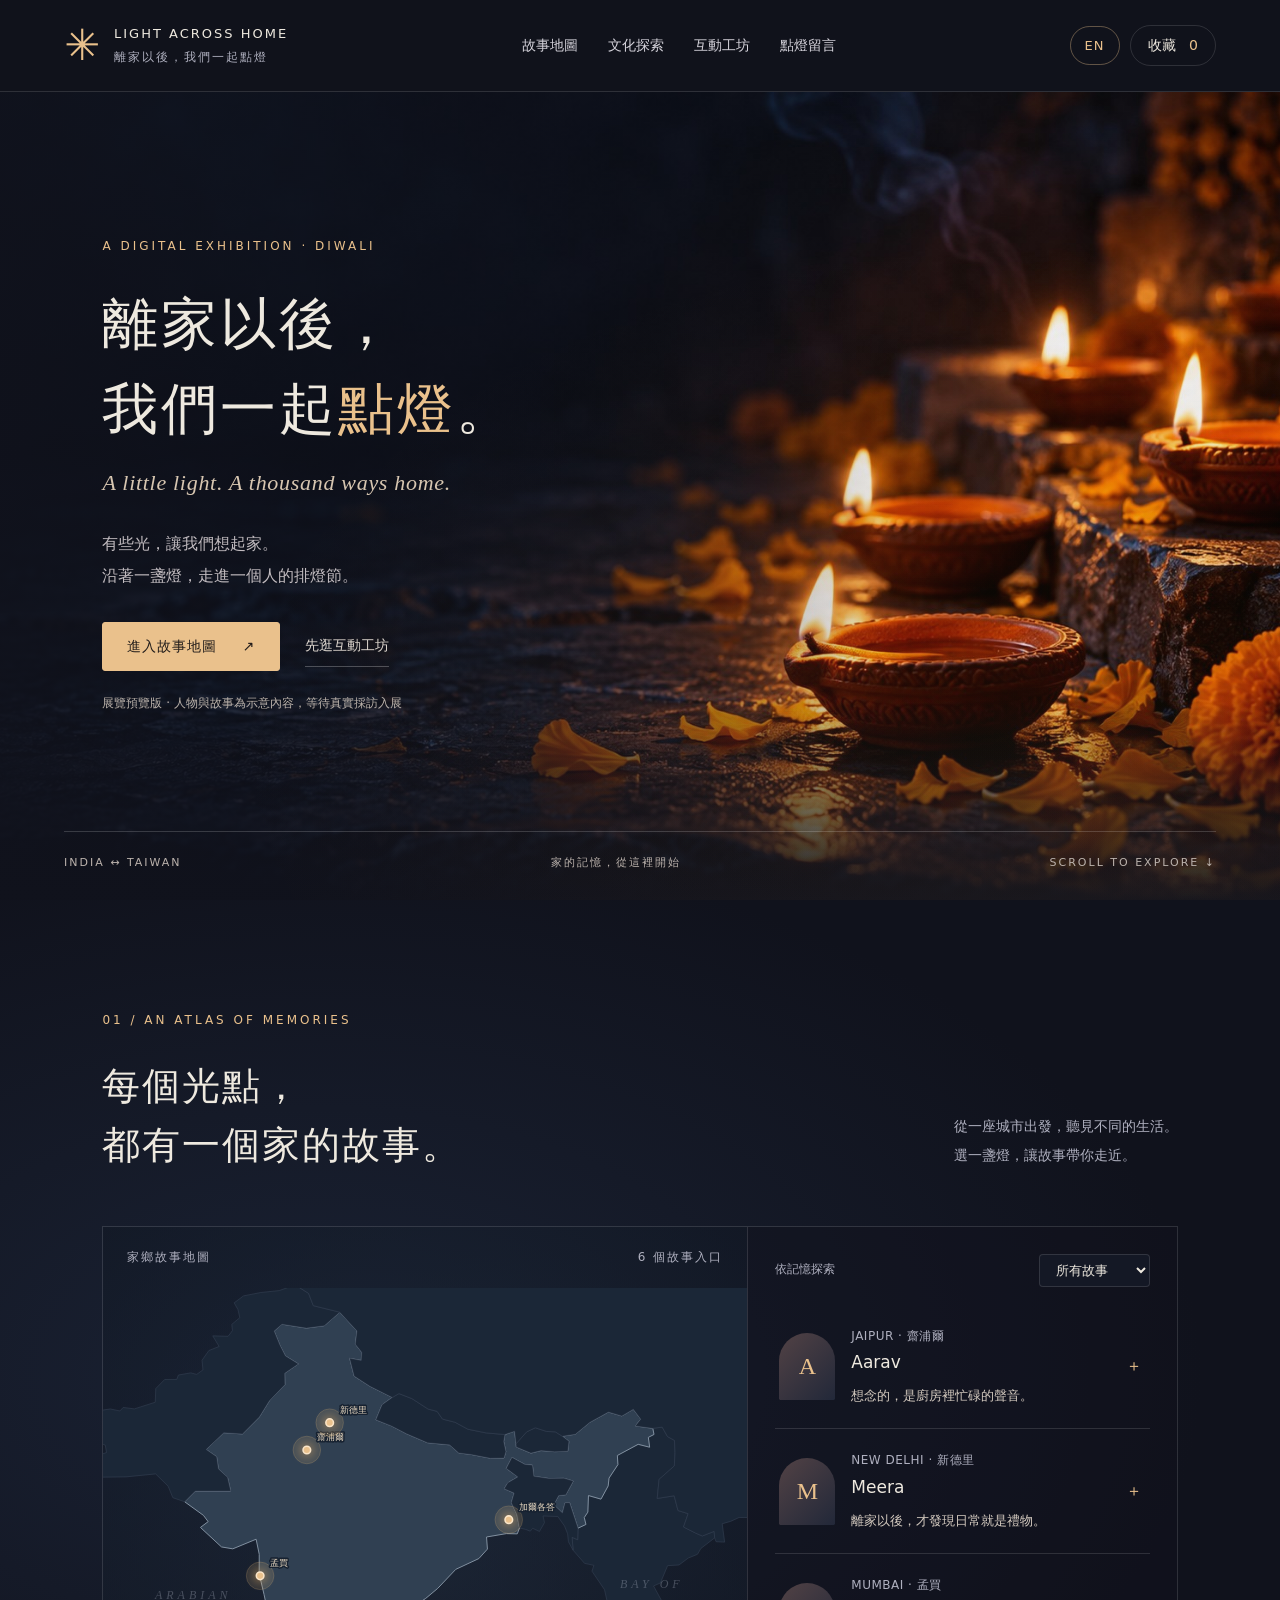
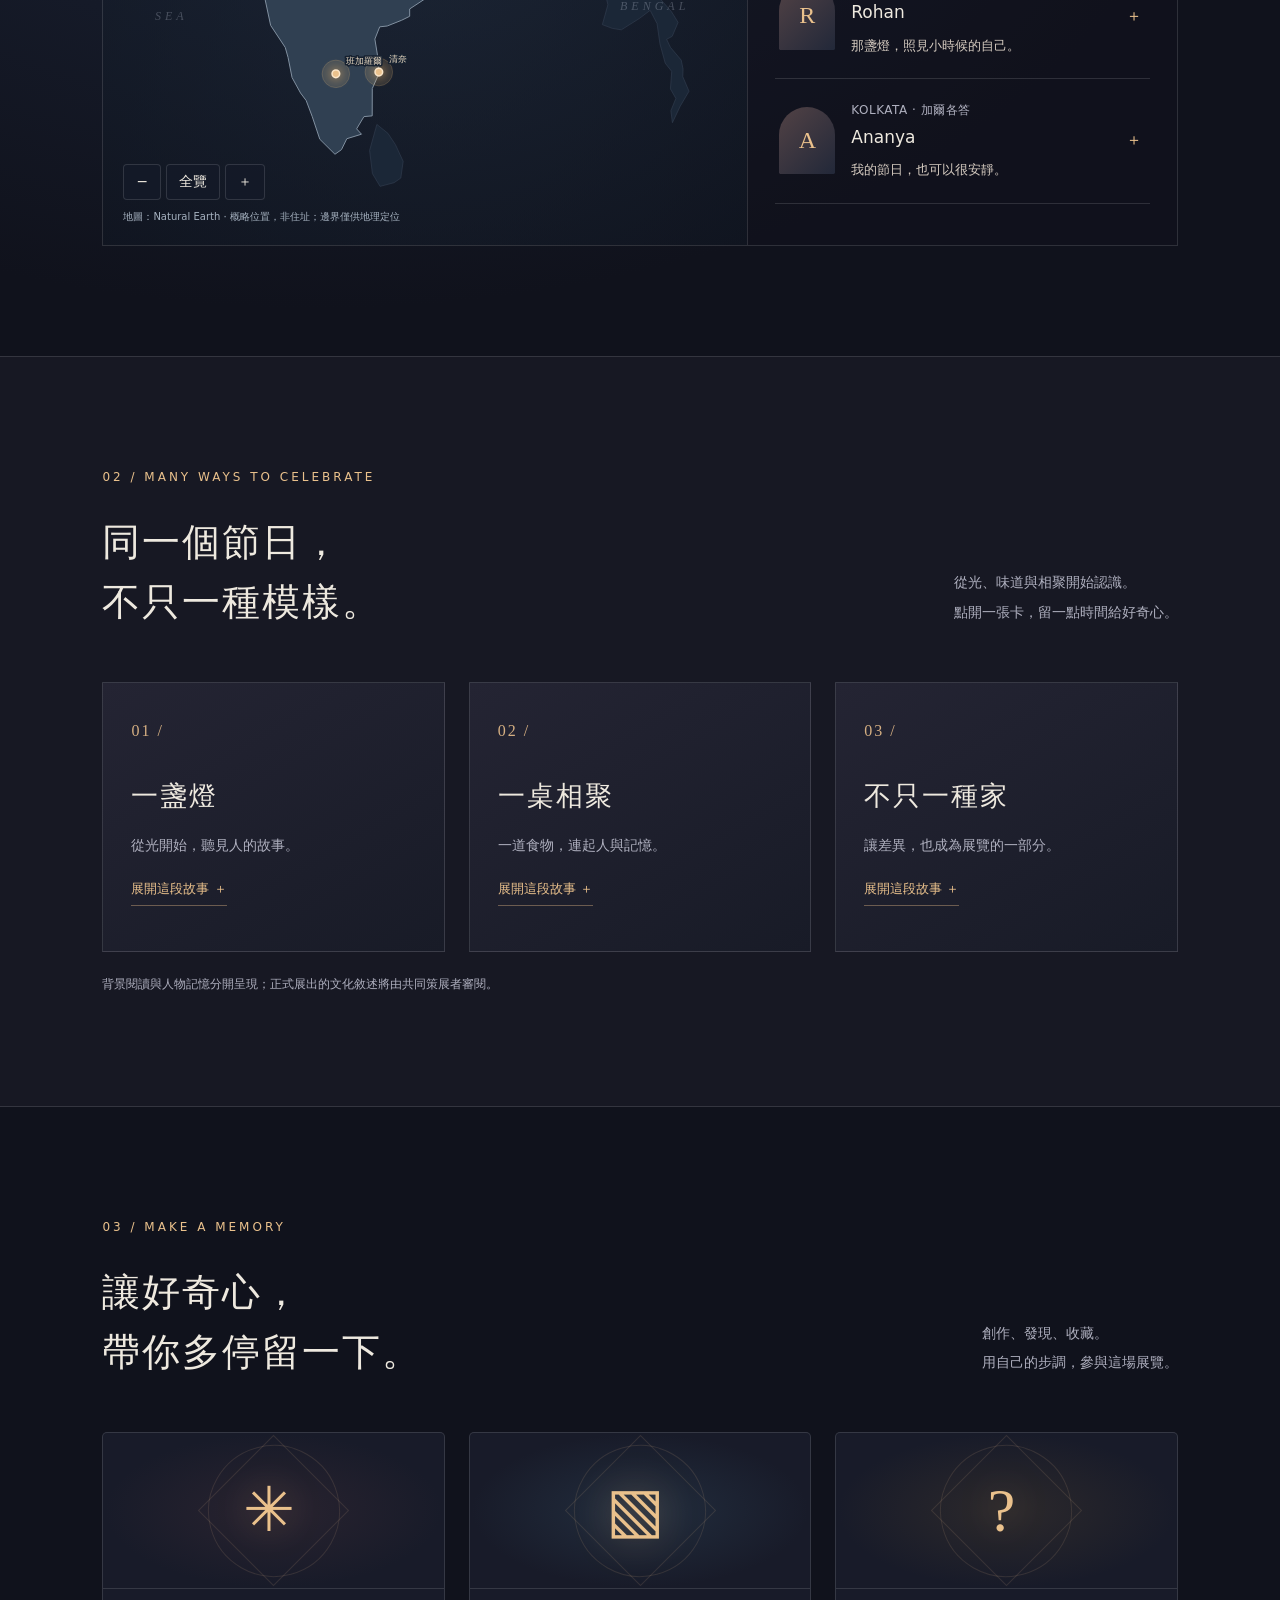
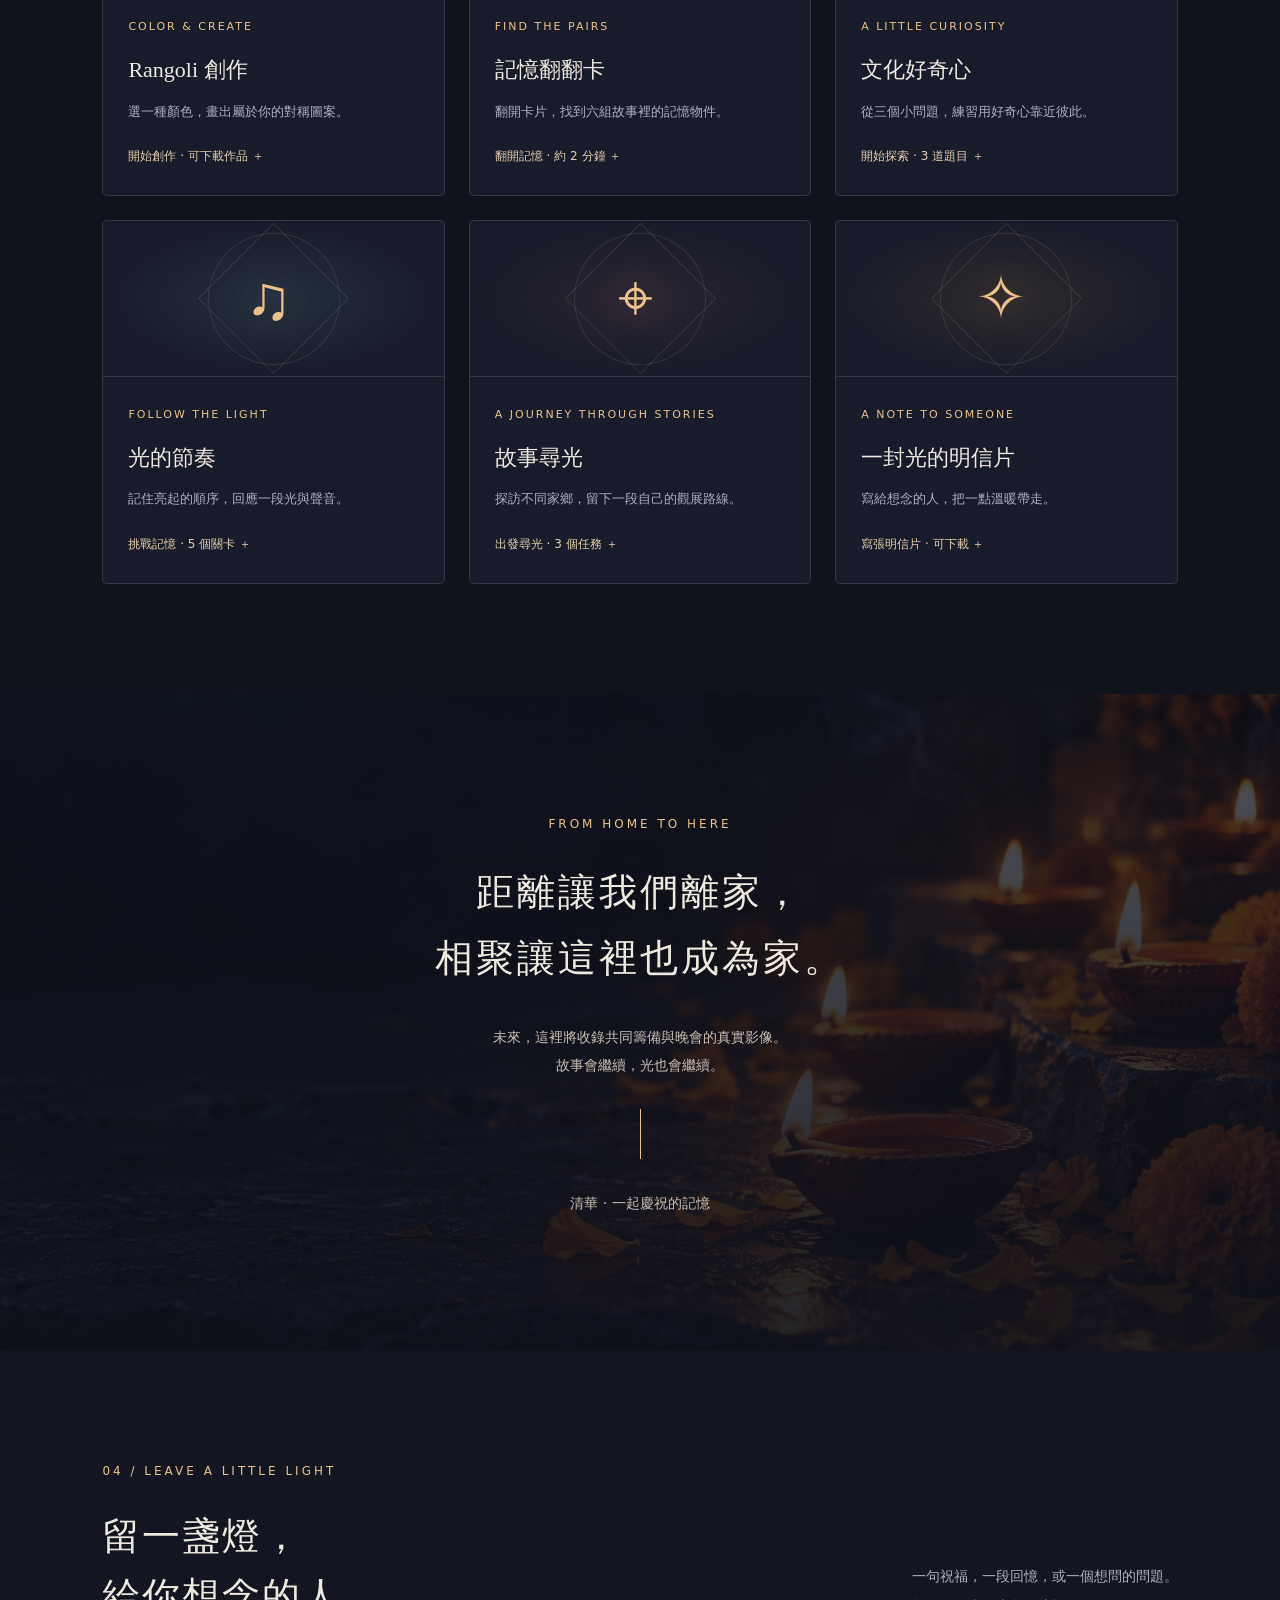
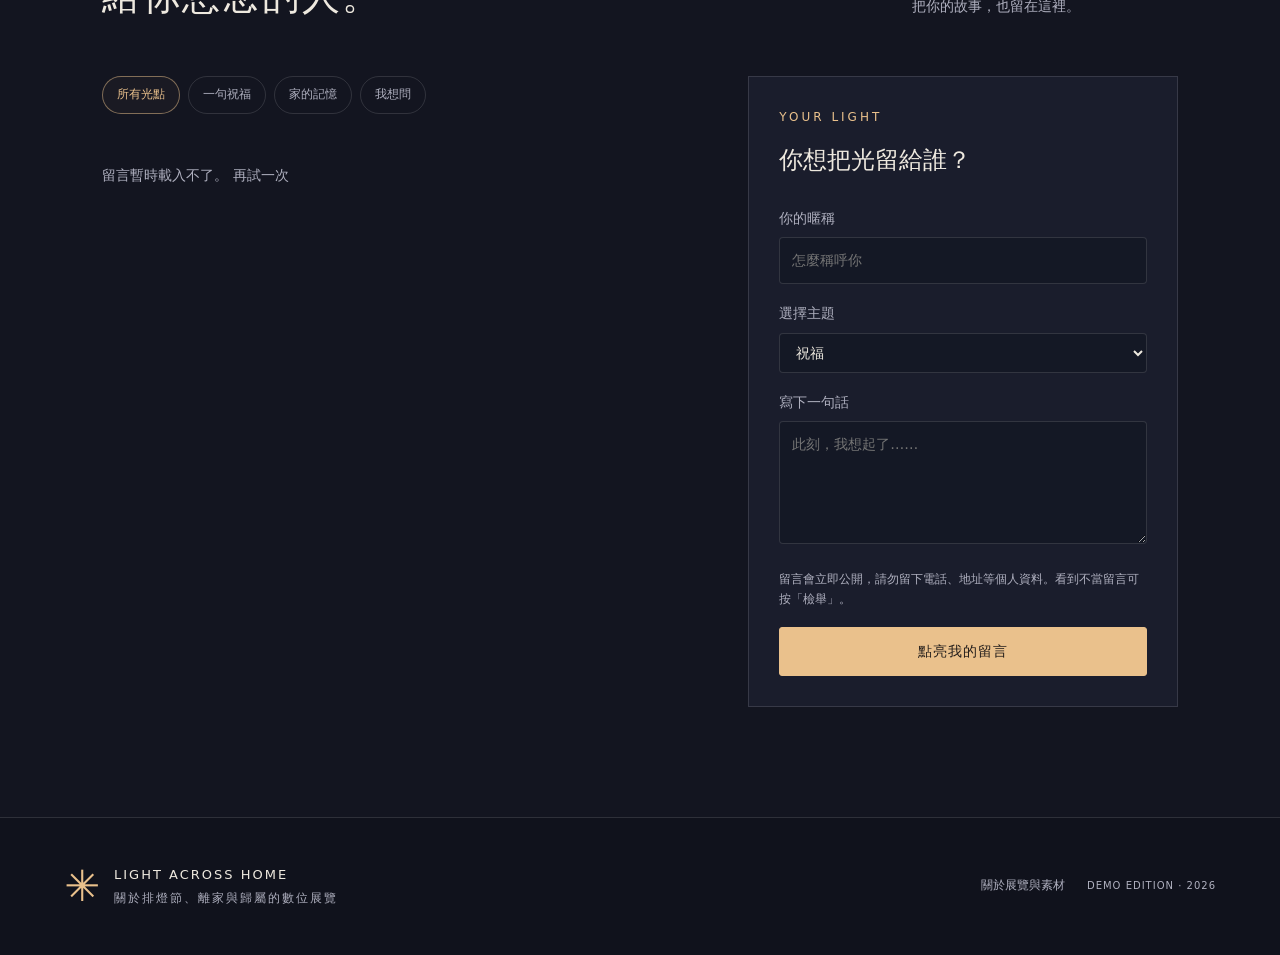
<file: index.html>
<!doctype html>
<html lang="zh-Hant">
<head>
  <meta charset="utf-8">
  <meta name="viewport" content="width=device-width,initial-scale=1">
  <!-- 安全政策：只允許本站的程式、Supabase 連線與 YouTube 嵌入影片 -->
  <meta http-equiv="Content-Security-Policy" content="default-src 'self'; script-src 'self'; style-src 'self' 'unsafe-inline' https://fonts.googleapis.com; font-src https://fonts.gstatic.com; img-src 'self' data: https:; media-src 'self' https:; frame-src https://www.youtube-nocookie.com; connect-src 'self' https://*.supabase.co; object-src 'none'; base-uri 'self'; form-action 'self'">
  <meta name="referrer" content="strict-origin-when-cross-origin">
  <title>離家以後，我們一起點燈｜Light Across Home</title>
  <meta name="description" content="從印度家鄉的記憶，走向臺灣的相聚。一場關於排燈節、離家與歸屬的互動數位展覽。">
  <meta name="theme-color" content="#10121c">
  <link rel="icon" href="assets/favicon.svg" type="image/svg+xml">
  <link rel="stylesheet" href="css/styles.css">
</head>
<body>
  <!-- 文字標記：data-i18n / data-i18n-html / data-i18n-attr 對應 js/i18n/strings.js 的 key -->
  <a class="skip" href="#main" data-i18n="skip">跳至展覽內容</a>

  <header class="site-header">
    <a class="brand" href="#home"><span class="brand-mark">✳</span><span>LIGHT ACROSS HOME<small data-i18n="brand.tagline">離家以後，我們一起點燈</small></span></a>
    <nav aria-label="主要導覽" data-i18n-attr="aria-label:nav.aria"><a href="#map" data-i18n="nav.map">故事地圖</a><a href="#culture" data-i18n="nav.culture">文化探索</a><a href="#play" data-i18n="nav.play">互動工坊</a><a href="#wall" data-i18n="nav.wall">點燈留言</a></nav>
    <div class="header-actions">
      <button id="lang-button" class="lang-button" type="button" lang="en" aria-label="Switch to English">EN</button>
      <button id="collection-button" class="collection-button" aria-label="開啟我的收藏" data-i18n-attr="aria-label:collection.aria"><span data-i18n="collection.label">收藏</span> <span id="collection-count">0</span></button>
    </div>
  </header>

  <main id="main">
    <!-- 首頁 -->
    <section id="home" class="hero">
      <div class="hero-image" role="img" aria-label="夜色中燃起的陶製油燈；AI 生成的展覽氛圍影像" data-i18n-attr="aria-label:hero.imageAlt"></div>
      <div class="hero-copy">
        <p class="eyebrow">A DIGITAL EXHIBITION · DIWALI</p>
        <h1 data-i18n-html="hero.title">離家以後，<br>我們一起<span>點燈</span>。</h1>
        <p class="hero-english">A little light. A thousand ways home.</p>
        <p class="hero-intro">有些光，讓我們想起家。<br>沿著一盞燈，走進一個人的排燈節。</p>
        <div class="hero-actions"><a class="button gold" href="#map"><span data-i18n="hero.enterMap">進入故事地圖</span> <span>↗</span></a><a class="quiet-link" href="#play" data-i18n="hero.browsePlay">先逛互動工坊</a></div>
        <p class="demo-note" data-i18n="hero.demoNote">展覽預覽版 · 人物與故事為示意內容，等待真實採訪入展</p>
      </div>
      <div class="hero-bottom"><span>INDIA ↔ TAIWAN</span><span data-i18n="hero.bottom">家的記憶，從這裡開始</span><a href="#map">SCROLL TO EXPLORE ↓</a></div>
    </section>

    <!-- 01 故事地圖（js/app/map.js、js/app/stories.js） -->
    <section id="map" class="section map-section">
      <div class="section-heading"><div><p class="eyebrow">01 / AN ATLAS OF MEMORIES</p><h2 data-i18n-html="map.title">每個光點，<br>都有一個家的故事。</h2></div><p data-i18n-html="map.lead">從一座城市出發，聽見不同的生活。<br>選一盞燈，讓故事帶你走近。</p></div>
      <div class="map-layout">
        <div class="map-panel">
          <div class="map-topline"><span data-i18n="map.panelTitle">家鄉故事地圖</span><span id="map-count"></span></div>
          <div id="map-canvas" class="map-canvas">
            <svg id="india-map" viewBox="0 0 720 680" role="group" aria-label="印度家鄉互動地圖" data-i18n-attr="aria-label:map.aria"><g id="map-geography"></g><g id="map-markers"></g></svg>
            <span class="ocean ocean-west">ARABIAN<br>SEA</span><span class="ocean ocean-east">BAY OF<br>BENGAL</span>
          </div>
          <div class="map-controls"><button id="map-out" aria-label="縮小地圖" data-i18n-attr="aria-label:map.zoomOut">−</button><button id="map-reset" data-i18n="map.reset">全覽</button><button id="map-in" aria-label="放大地圖" data-i18n-attr="aria-label:map.zoomIn">＋</button></div>
          <p class="map-credit" data-i18n="map.credit">地圖：Natural Earth · 概略位置，非住址；邊界僅供地理定位</p>
        </div>
        <aside class="map-stories">
          <div class="map-filter"><label for="theme-filter" data-i18n="map.filterLabel">依記憶探索</label><select id="theme-filter"></select></div>
          <div id="story-list"></div>
        </aside>
      </div>
    </section>

    <!-- 02 文化探索（js/app/culture.js） -->
    <section id="culture" class="section culture-section">
      <div class="section-heading"><div><p class="eyebrow">02 / MANY WAYS TO CELEBRATE</p><h2 data-i18n-html="culture.title">同一個節日，<br>不只一種模樣。</h2></div><p data-i18n-html="culture.lead">從光、味道與相聚開始認識。<br>點開一張卡，留一點時間給好奇心。</p></div>
      <div id="culture-grid" class="culture-grid"></div>
      <p class="section-footnote" data-i18n="culture.footnote">背景閱讀與人物記憶分開呈現；正式展出的文化敘述將由共同策展者審閱。</p>
    </section>

    <!-- 03 互動工坊（js/games/，新增遊戲請看 js/games/README.md） -->
    <section id="play" class="section play-section">
      <div class="section-heading"><div><p class="eyebrow">03 / MAKE A MEMORY</p><h2 data-i18n-html="play.title">讓好奇心，<br>帶你多停留一下。</h2></div><p data-i18n-html="play.lead">創作、發現、收藏。<br>用自己的步調，參與這場展覽。</p></div>
      <div id="game-grid" class="game-grid"></div>
    </section>

    <section class="interlude">
      <p class="eyebrow">FROM HOME TO HERE</p>
      <h2 data-i18n-html="interlude.title">距離讓我們離家，<br>相聚讓這裡也成為家。</h2>
      <p class="interlude-text">未來，這裡將收錄共同籌備與晚會的真實影像。<br>故事會繼續，光也會繼續。</p>
      <span class="interlude-line"></span>
      <p class="small" data-i18n="interlude.small">清華 · 一起慶祝的記憶</p>
    </section>

    <!-- 04 點燈留言（js/app/wall.js，資料存在 Supabase） -->
    <section id="wall" class="section wall-section">
      <div class="section-heading"><div><p class="eyebrow">04 / LEAVE A LITTLE LIGHT</p><h2 data-i18n-html="wall.title">留一盞燈，<br>給你想念的人。</h2></div><p data-i18n-html="wall.lead">一句祝福，一段回憶，或一個想問的問題。<br>把你的故事，也留在這裡。</p></div>
      <div class="wall-layout">
        <div>
          <div class="wall-tabs" role="group" aria-label="留言主題" data-i18n-attr="aria-label:wall.tabsAria"><button class="active" data-wall="all" data-i18n="wall.tabAll">所有光點</button><button data-wall="祝福" data-i18n="wall.tab.祝福">一句祝福</button><button data-wall="家的記憶" data-i18n="wall.tab.家的記憶">家的記憶</button><button data-wall="提問" data-i18n="wall.tab.提問">我想問</button></div>
          <div id="messages" class="messages" aria-live="polite"></div>
        </div>
        <form id="message-form" class="message-form">
          <p class="eyebrow">YOUR LIGHT</p>
          <h3 data-i18n="wall.formTitle">你想把光留給誰？</h3>
          <label><span data-i18n="wall.nameLabel">你的暱稱</span><input name="name" maxlength="24" required placeholder="怎麼稱呼你" data-i18n-attr="placeholder:wall.namePlaceholder"></label>
          <label><span data-i18n="wall.topicLabel">選擇主題</span><select name="topic"><option value="祝福" data-i18n="topic.祝福">祝福</option><option value="家的記憶" data-i18n="topic.家的記憶">家的記憶</option><option value="提問" data-i18n="topic.提問">提問</option></select></label>
          <label><span data-i18n="wall.messageLabel">寫下一句話</span><textarea name="message" maxlength="300" rows="4" required placeholder="此刻，我想起了……" data-i18n-attr="placeholder:wall.messagePlaceholder"></textarea></label>
          <label class="hp-field" aria-hidden="true">website<input name="website" tabindex="-1" autocomplete="off"></label>
          <p class="storage-note" data-i18n="board.note">留言會立即公開，請勿留下電話、地址等個人資料。看到不當留言可按「檢舉」。</p>
          <button class="button gold" type="submit" data-i18n="wall.submit">點亮我的留言</button>
        </form>
      </div>
    </section>
  </main>

  <footer>
    <a class="brand" href="#home"><span class="brand-mark">✳</span><span>LIGHT ACROSS HOME<small data-i18n="footer.tagline">關於排燈節、離家與歸屬的數位展覽</small></span></a>
    <div><button class="text-button" id="about-button" data-i18n="footer.about">關於展覽與素材</button><span>DEMO EDITION · 2026</span></div>
  </footer>

  <dialog id="story-dialog" class="story-dialog"><button class="dialog-close" aria-label="關閉人物故事" data-i18n-attr="aria-label:dialog.closeStory">×</button><div id="story-content"></div></dialog>
  <dialog id="activity-dialog" class="activity-dialog"><button class="dialog-close" aria-label="關閉互動視窗" data-i18n-attr="aria-label:dialog.closeActivity">×</button><div id="activity-content"></div></dialog>
  <div id="toast" role="status" aria-live="polite"></div>

  <script type="module" src="js/app/main.js"></script>
</body>
</html>
</file>
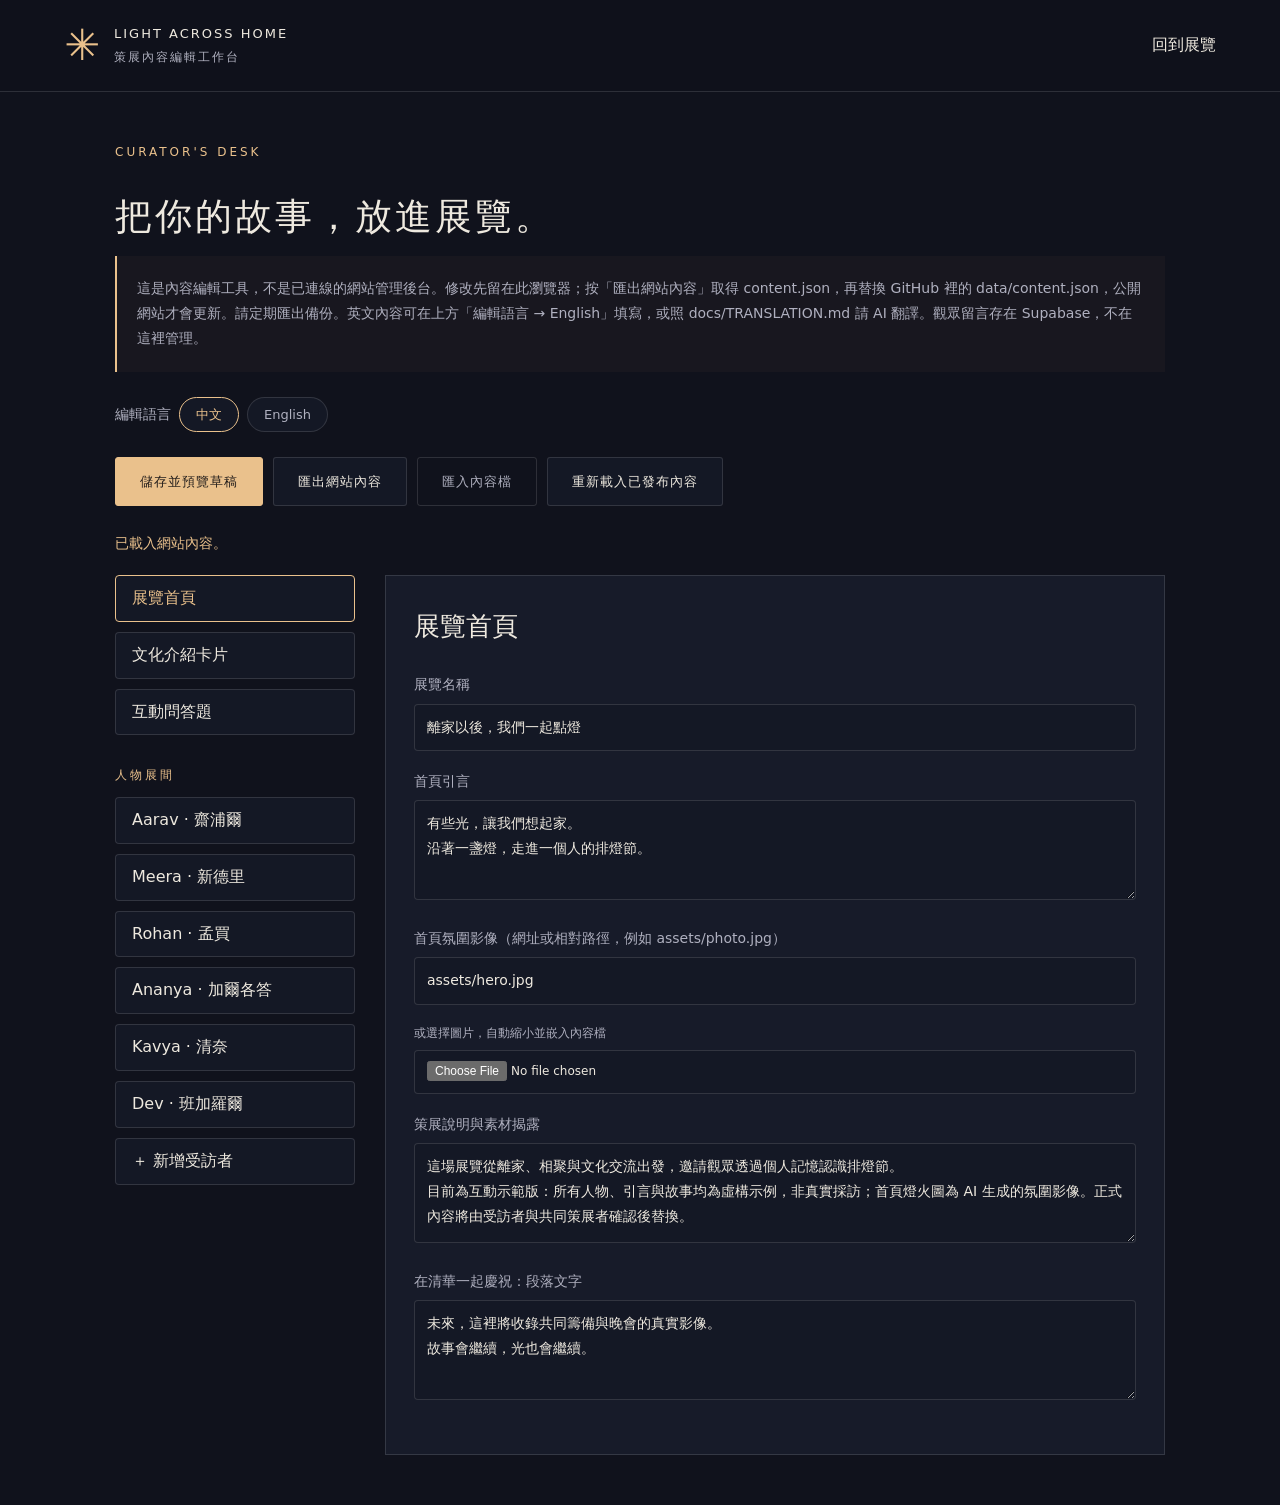
<file: curator-nf8dvgy41x/index.html>
<!doctype html>
<html lang="zh-Hant">
<head>
  <meta charset="utf-8">
  <meta name="viewport" content="width=device-width,initial-scale=1">
  <meta http-equiv="Content-Security-Policy" content="default-src 'self'; script-src 'self'; style-src 'self' 'unsafe-inline' https://fonts.googleapis.com; font-src https://fonts.gstatic.com; img-src 'self' data: https:; connect-src 'self'; object-src 'none'; base-uri 'self'; form-action 'self'">
  <meta name="robots" content="noindex, nofollow">
  <meta name="referrer" content="no-referrer">
  <title>策展內容編輯｜Light Across Home</title>
  <link rel="icon" href="../assets/favicon.svg" type="image/svg+xml">
  <link rel="stylesheet" href="../css/styles.css">
</head>
<body>
  <!-- 策展編輯頁：刻意放在不易猜到的資料夾，首頁沒有連結。只會改動自己瀏覽器裡的草稿與匯出的檔案。 -->
  <header class="site-header">
    <a class="brand" href="../index.html"><span class="brand-mark">✳</span><span>LIGHT ACROSS HOME<small>策展內容編輯工作台</small></span></a>
    <a href="../index.html">回到展覽</a>
  </header>
  <main class="editor-shell">
    <p class="eyebrow">CURATOR'S DESK</p>
    <h1>把你的故事，放進展覽。</h1>
    <div class="editor-note">這是內容編輯工具，不是已連線的網站管理後台。修改先留在此瀏覽器；按「匯出網站內容」取得 content.json，再替換 GitHub 裡的 data/content.json，公開網站才會更新。請定期匯出備份。英文內容可在上方「編輯語言 → English」填寫，或照 docs/TRANSLATION.md 請 AI 翻譯。觀眾留言存在 Supabase，不在這裡管理。</div>
    <div class="editor-lang" role="group" aria-label="編輯語言">
      <span>編輯語言</span><button data-edit-lang="zh">中文</button><button data-edit-lang="en">English</button>
    </div>
    <div class="editor-toolbar">
      <button class="button gold" id="preview-draft">儲存並預覽草稿</button>
      <button class="button" id="export-content">匯出網站內容</button>
      <label class="button" for="import-content">匯入內容檔</label>
      <input id="import-content" type="file" accept="application/json,.json" hidden>
      <button class="button" id="reset-draft">重新載入已發布內容</button>
    </div>
    <p id="editor-status" class="editor-status" role="status">正在載入……</p>
    <div class="editor-layout"><aside class="editor-nav" id="editor-nav"></aside><section class="editor-panel" id="editor-panel"></section></div>
  </main>
  <script type="module" src="../js/editor/editor.js"></script>
</body>
</html>
</file>
<file: css/styles.css>
@import url("https://fonts.googleapis.com/css2?family=Noto+Sans+TC:wght@400;500;600&family=Noto+Serif+TC:wght@400;500;600&display=swap");
[hidden] {
  display: none !important;
}
:root {
  color-scheme: dark;
  --bg: #10121c;
  --surface: #171b29;
  --panel: #1c2030;
  --text: #eee9df;
  --muted: #afb0bf;
  --gold: #eac18c;
  --line: #ffffff20;
  --serif: "Noto Serif TC", Georgia, serif;
  --sans: "Noto Sans TC", system-ui, sans-serif;
}
* {
  box-sizing: border-box;
}
html {
  scroll-behavior: smooth;
  scroll-padding-top: 95px;
}
body {
  margin: 0;
  background: var(--bg);
  color: var(--text);
  font-family: var(--sans);
  font-size: 16px;
  line-height: 1.8;
}
button,
input,
textarea,
select {
  font: inherit;
}
a {
  color: inherit;
  text-decoration: none;
}
button,
a,
input,
select,
textarea {
  touch-action: manipulation;
}
button {
  cursor: pointer;
}
button {
  color: inherit;
}
button:disabled {
  cursor: default;
  opacity: 0.55;
}
button:focus-visible,
a:focus-visible,
input:focus-visible,
textarea:focus-visible,
select:focus-visible,
summary:focus-visible {
  outline: 2px solid var(--gold);
  outline-offset: 5px;
}
button,
input,
textarea,
select {
  border: 1px solid var(--line);
  border-radius: 4px;
  background: #141825;
}
input,
textarea,
select {
  padding: 10px 12px;
  color: var(--text);
  width: 100%;
}
textarea {
  resize: vertical;
}
label {
  display: block;
  font-size: 14px;
  color: var(--muted);
}
label input,
label textarea,
label select {
  margin-top: 6px;
}
button {
  padding: 8px 16px;
}
.skip {
  position: fixed;
  left: 12px;
  top: -80px;
  z-index: 100;
  background: var(--gold);
  color: var(--bg);
  padding: 12px;
}
.skip:focus {
  top: 10px;
}
.site-header {
  height: 92px;
  padding: 0 5%;
  display: flex;
  align-items: center;
  justify-content: space-between;
  gap: 24px;
  border-bottom: 1px solid var(--line);
  background: #10121cf5;
  position: relative;
  z-index: 5;
}
.brand {
  display: flex;
  align-items: center;
  gap: 12px;
  font-size: 13px;
  letter-spacing: 2px;
  font-weight: 500;
}
.brand small {
  display: block;
  font-size: 12px;
  letter-spacing: 2px;
  font-weight: 400;
  color: var(--muted);
  margin-top: 2px;
}
.brand-mark {
  font-size: 43px;
  color: var(--gold);
  line-height: 1;
}
.site-header nav {
  display: flex;
  gap: 30px;
  font-size: 14px;
  color: #d6d4dc;
}
.site-header nav a:hover {
  color: var(--gold);
}
.collection-button {
  background: none;
  font-size: 14px;
  border-radius: 30px;
  padding: 7px 17px;
  white-space: nowrap;
}
.collection-button #collection-count {
  color: var(--gold);
  margin-left: 9px;
}
/* 右上角：語言切換 + 收藏 */
.header-actions {
  display: flex;
  align-items: center;
  gap: 10px;
}
.lang-button {
  background: none;
  font-size: 13px;
  letter-spacing: 0.08em;
  border-radius: 30px;
  padding: 7px 14px;
  color: var(--gold);
  border-color: #eac18c60;
  white-space: nowrap;
}
.lang-button:hover {
  background: #eac18c12;
}
.hero {
  min-height: 700px;
  height: calc(100svh - 92px);
  max-height: 940px;
  position: relative;
  isolation: isolate;
  padding: 75px 8% 105px;
  display: flex;
  align-items: center;
  overflow: hidden;
}
.hero-image {
  position: absolute;
  inset: 0;
  background:
    linear-gradient(90deg, #10121cf0 0%, #10121ca6 37%, #10121c10 70%),
    linear-gradient(0deg, #10121c 0%, transparent 25%),
    url("../assets/hero.jpg") center/cover;
  z-index: -2;
}
.hero:after {
  content: "";
  position: absolute;
  inset: 0;
  background: radial-gradient(ellipse at 80% 80%, #cc812b12, transparent 55%);
  z-index: -1;
}
.eyebrow {
  font-size: 12px;
  font-weight: 500;
  letter-spacing: 3px;
  color: var(--gold);
  margin: 0 0 25px;
}
h1,
h2,
h3,
p {
  margin-top: 0;
}
h1,
h2,
h3 {
  font-family: var(--serif);
  font-weight: 500;
}
h1 {
  font-size: clamp(42px, 4.4vw, 72px);
  line-height: 1.5;
  letter-spacing: 3px;
  margin-bottom: 12px;
}
h1 span {
  color: var(--gold);
}
.hero-english {
  font-family: Georgia, serif;
  font-style: italic;
  font-size: 22px;
  color: #d7c6b1;
  letter-spacing: 0.7px;
  margin-bottom: 25px;
}
.hero-intro {
  font-size: 16px;
  color: #c2bcc0;
  line-height: 2;
}
.hero-actions {
  display: flex;
  gap: 25px;
  align-items: center;
  margin: 30px 0 22px;
}
.button {
  display: inline-flex;
  justify-content: center;
  align-items: center;
  gap: 25px;
  min-height: 49px;
  padding: 11px 24px;
  border: 1px solid var(--line);
  border-radius: 3px;
  font-size: 14px;
  letter-spacing: 1px;
  transition:
    background 0.2s,
    transform 0.2s;
}
.button:hover {
  transform: translateY(-2px);
}
.gold {
  background: var(--gold);
  color: #211c1a;
  border-color: var(--gold);
}
.gold:hover {
  background: #f7d8ad;
}
.quiet-link {
  font-size: 14px;
  border-bottom: 1px solid #ffffff40;
  padding: 8px 0;
  color: #ddd6ce;
}
.demo-note {
  font-size: 12px;
  color: #bdb4ac;
  max-width: 450px;
}
.hero-bottom {
  position: absolute;
  bottom: 27px;
  left: 5%;
  right: 5%;
  display: flex;
  justify-content: space-between;
  border-top: 1px solid #ffffff2b;
  padding-top: 21px;
  font-size: 11px;
  letter-spacing: 2px;
  color: #bbb2ac;
}
.section {
  padding: 110px 8%;
  scroll-margin-top: 0;
}
.section-heading {
  display: flex;
  justify-content: space-between;
  align-items: end;
  gap: 30px;
  margin-bottom: 50px;
}
.section-heading h2 {
  font-size: clamp(32px, 3vw, 46px);
  line-height: 1.55;
  letter-spacing: 2px;
  margin: 0;
}
.section-heading > p {
  font-size: 14px;
  color: var(--muted);
  line-height: 2.1;
  margin-bottom: 5px;
}
.map-section {
  background: radial-gradient(ellipse at 25% 45%, #1a2234 0, transparent 65%);
}
.map-layout {
  display: grid;
  grid-template-columns: 1.5fr 1fr;
  border: 1px solid var(--line);
  min-height: 620px;
}
.map-panel {
  position: relative;
  overflow: hidden;
  background: radial-gradient(ellipse, #202d3d75, #10172380);
}
.map-topline {
  padding: 20px 24px;
  display: flex;
  justify-content: space-between;
  font-size: 12px;
  letter-spacing: 2px;
  color: var(--muted);
}
.map-canvas {
  height: 520px;
  position: relative;
}
.map-canvas svg {
  height: 100%;
  width: 100%;
  overflow: hidden;
}
.map-canvas path {
  vector-effect: non-scaling-stroke;
}
.map-marker {
  cursor: pointer;
}
.map-marker .pulse {
  fill: #e9bd7922;
  stroke: #e9bd7940;
  stroke-width: 1;
}
.map-marker .core {
  fill: #eac18c;
  stroke: #fbe6c9;
  stroke-width: 2;
  filter: drop-shadow(0 0 7px #e7af63);
}
.map-marker text {
  fill: #e6d7c0;
  font-size: 12px;
  font-family: var(--sans);
  paint-order: stroke;
  stroke: #162130;
  stroke-width: 4px;
  stroke-linejoin: round;
}
.map-marker:hover .core,
.map-marker:focus .core {
  fill: white;
  r: 9;
}
.map-marker.active .pulse {
  fill: #e9bd7940;
}
.map-marker:focus {
  outline: none;
}
.ocean {
  position: absolute;
  pointer-events: none;
  font-family: Georgia, serif;
  font-style: italic;
  font-size: 12px;
  line-height: 1.8;
  letter-spacing: 4px;
  color: #b9c0cf50;
}
.ocean-west {
  left: 8%;
  top: 57%;
}
.ocean-east {
  right: 9%;
  top: 55%;
}
.map-controls {
  position: absolute;
  left: 20px;
  bottom: 45px;
  display: flex;
  gap: 5px;
}
.map-controls button {
  background: #141a28d9;
  font-size: 14px;
  padding: 4px 12px;
}
.map-credit {
  font-size: 10px;
  color: #a6b2c0;
  padding: 0 20px;
  margin: 0 0 14px;
}
.map-stories {
  padding: 27px;
  border-left: 1px solid var(--line);
  background: #10121c70;
}
.map-filter {
  display: flex;
  align-items: center;
  gap: 20px;
  justify-content: space-between;
  margin-bottom: 18px;
}
.map-filter label {
  white-space: nowrap;
  font-size: 12px;
}
.map-filter select {
  width: auto;
  font-size: 13px;
  padding: 7px 12px;
}
#story-list {
  max-height: 507px;
  overflow: auto;
  scrollbar-width: thin;
  scrollbar-color: #4d4550 transparent;
}
.story-card {
  width: 100%;
  text-align: left;
  display: grid;
  grid-template-columns: 56px 1fr 20px;
  gap: 16px;
  padding: 21px 4px;
  background: transparent;
  border: 0;
  border-bottom: 1px solid var(--line);
  border-radius: 0;
  align-items: center;
}
.story-card:hover,
.story-card.active {
  background: #eac18c08;
}
.portrait-letter {
  display: flex;
  align-items: center;
  justify-content: center;
  width: 56px;
  height: 67px;
  background: linear-gradient(135deg, #524245, #222839);
  font-family: var(--serif);
  font-size: 24px;
  color: #eac18c;
  border-radius: 40px 40px 2px 2px;
  overflow: hidden;
}
.portrait-letter img {
  width: 100%;
  height: 100%;
  object-fit: cover;
}
.story-card strong {
  font-weight: 400;
  font-size: 17px;
}
.story-card small {
  display: block;
  color: var(--muted);
  font-size: 12px;
  letter-spacing: 0.5px;
}
.story-card p {
  margin: 6px 0 0;
  font-size: 13px;
  color: #d5cbc0;
}
.story-card .card-open {
  color: var(--gold);
}
.culture-section {
  background: #171823;
  border-top: 1px solid var(--line);
  border-bottom: 1px solid var(--line);
}
.culture-grid {
  display: grid;
  grid-template-columns: repeat(3, 1fr);
  gap: 24px;
}
.culture-card {
  padding: 34px 28px;
  border: 1px solid var(--line);
  min-height: 270px;
  background: linear-gradient(150deg, #242433, #181b27);
  position: relative;
}
.culture-card .number {
  font-family: Georgia, serif;
  color: #d5af82;
  font-size: 16px;
  letter-spacing: 2px;
}
.culture-card h3 {
  font-size: 27px;
  letter-spacing: 2px;
  margin: 26px 0 12px;
}
.culture-card p {
  font-size: 14px;
  color: var(--muted);
}
.culture-card button {
  border: 0;
  border-bottom: 1px solid #d1ab7d70;
  border-radius: 0;
  background: none;
  padding: 5px 0;
  font-size: 13px;
  color: var(--gold);
}
.section-footnote {
  font-size: 12px;
  color: var(--muted);
  margin: 22px 0 0;
}
.game-grid {
  display: grid;
  grid-template-columns: repeat(3, 1fr);
  gap: 24px;
}
.game-card {
  padding: 0;
  text-align: left;
  overflow: hidden;
  border: 1px solid var(--line);
  background: #181b29;
  border-radius: 5px;
  transition:
    transform 0.2s,
    border-color 0.2s;
}
.game-card:hover {
  transform: translateY(-5px);
  border-color: #eac18c70;
}
.game-art {
  height: 155px;
  display: flex;
  align-items: center;
  justify-content: center;
  position: relative;
  overflow: hidden;
  background: radial-gradient(ellipse, #5c3b4340, transparent 70%);
}
.game-art span {
  font-family: Georgia, serif;
  font-size: 62px;
  letter-spacing: 10px;
  color: var(--gold);
  text-shadow: 0 0 40px #f8c17b55;
}
.game-art:before {
  content: "";
  width: 130px;
  height: 130px;
  position: absolute;
  border: 1px solid #eac18c20;
  border-radius: 50%;
  transform: rotate(30deg);
}
.game-art:after {
  content: "";
  width: 105px;
  height: 105px;
  position: absolute;
  border: 1px solid #eac18c20;
  transform: rotate(45deg);
}
.game-card:nth-child(2n) .game-art {
  background: radial-gradient(ellipse, #36526855, transparent 70%);
}
.game-card:nth-child(3n) .game-art {
  background: radial-gradient(ellipse, #68523240, transparent 70%);
}
.game-copy {
  padding: 22px 25px 25px;
  border-top: 1px solid var(--line);
}
.game-copy .game-meta {
  font-size: 11px;
  letter-spacing: 2px;
  color: var(--gold);
}
.game-copy h3 {
  font-size: 22px;
  margin: 10px 0;
}
.game-copy p {
  font-size: 13px;
  color: var(--muted);
  margin-bottom: 18px;
}
.game-copy .game-action {
  font-size: 12px;
  color: #e5cfb0;
}
.interlude {
  text-align: center;
  padding: 120px 25px;
  background:
    linear-gradient(#10121cbb, #10121ceb),
    url("../assets/hero.jpg") center 72% / cover;
}
.interlude h2 {
  font-size: clamp(30px, 3vw, 46px);
  line-height: 1.7;
  letter-spacing: 3px;
}
.interlude p:not(.eyebrow) {
  font-size: 14px;
  color: #c7bdb3;
  line-height: 2;
}
.interlude-line {
  height: 50px;
  width: 1px;
  background: var(--gold);
  display: block;
  margin: 30px auto;
}
.interlude .small {
  font-size: 12px;
}
.wall-section {
  background: #131520;
}
.wall-layout {
  display: grid;
  grid-template-columns: 1.4fr 1fr;
  gap: 45px;
}
.wall-tabs {
  display: flex;
  gap: 8px;
  flex-wrap: wrap;
  margin-bottom: 24px;
}
.wall-tabs button {
  font-size: 12px;
  background: none;
  border-radius: 30px;
  padding: 7px 14px;
  color: var(--muted);
}
.wall-tabs button.active {
  color: var(--gold);
  border-color: #eac18c80;
  background: #eac18c08;
}
.messages {
  display: grid;
  grid-template-columns: 1fr 1fr;
  gap: 15px;
}
.message {
  border: 1px solid var(--line);
  padding: 23px;
  background: linear-gradient(145deg, #28212b, #191c2a);
  overflow-wrap: anywhere;
}
.message .spark {
  color: var(--gold);
  font-size: 24px;
}
.message p {
  font-family: var(--serif);
  font-size: 15px;
  line-height: 1.9;
  margin: 10px 0 18px;
}
.message small {
  font-size: 11px;
  color: var(--muted);
}
.message button {
  font-size: 11px;
  padding: 2px 8px;
  background: none;
  float: right;
}
.message-form {
  padding: 30px;
  background: #1a1d2c;
  border: 1px solid var(--line);
  align-self: start;
}
.message-form h3 {
  font-size: 24px;
  margin-bottom: 24px;
}
.message-form label {
  margin-bottom: 17px;
}
.storage-note {
  font-size: 12px;
  color: var(--muted);
  line-height: 1.7;
}
.message-form .button {
  width: 100%;
  margin-top: 5px;
}
.message-form .eyebrow {
  margin-bottom: 10px;
}
footer {
  border-top: 1px solid var(--line);
  padding: 45px 5%;
  display: flex;
  justify-content: space-between;
  align-items: center;
  gap: 30px;
}
footer > div {
  display: flex;
  gap: 22px;
  align-items: center;
  font-size: 12px;
  color: var(--muted);
}
footer > div > span {
  font-size: 10px;
  letter-spacing: 1px;
}
.text-button {
  padding: 0;
  border: 0;
  background: none;
  font-size: inherit;
  color: inherit;
}
dialog {
  color: var(--text);
  border: 1px solid #8b735655;
  background: #141723;
  border-radius: 7px;
  padding: 0;
  max-height: 90svh;
  scrollbar-width: thin;
  scrollbar-color: #5a4950 transparent;
  width: min(1000px, calc(100% - 32px));
}
dialog::backdrop {
  background: #050810d9;
  backdrop-filter: blur(8px);
}
.dialog-close {
  position: sticky;
  top: 15px;
  margin: 15px 15px -60px auto;
  display: block;
  z-index: 4;
  border-radius: 50%;
  width: 42px;
  height: 42px;
  padding: 0;
  background: #111724;
  font-size: 25px;
}
.story-head {
  padding: 60px 7% 35px;
  background: radial-gradient(ellipse at 95% 0, #77544060, transparent 70%);
}
.story-head h2 {
  font-size: 40px;
  line-height: 1.5;
  margin-bottom: 15px;
}
.story-head .eyebrow {
  margin-bottom: 17px;
}
.story-head blockquote {
  margin: 20px 0;
  font-family: var(--serif);
  font-size: 23px;
  color: var(--gold);
}
.story-head .story-meta {
  color: var(--muted);
  font-size: 14px;
}
.story-body {
  padding: 0 7% 50px;
}
.story-hero-image {
  max-height: 360px;
  width: 100%;
  object-fit: cover;
  border-radius: 3px;
  margin-bottom: 24px;
}
.story-body h3 {
  font-size: 25px;
  margin-top: 35px;
}
.story-body p {
  color: #c9c7cd;
  white-space: pre-line;
  font-size: 15px;
}
.video-placeholder {
  border: 1px dashed #ffffff35;
  min-height: 170px;
  display: flex;
  align-items: center;
  justify-content: center;
  text-align: center;
  background: #0e131e;
  padding: 25px;
}
.video-placeholder p {
  margin: 0;
  font-size: 14px;
  color: var(--muted);
}
.story-body video,
.story-body iframe {
  width: 100%;
  aspect-ratio: 16/9;
  border: 0;
  background: #080c14;
}
.story-gallery {
  display: grid;
  grid-template-columns: repeat(3, 1fr);
  gap: 15px;
}
.story-gallery figure {
  margin: 0;
}
.story-gallery img {
  width: 100%;
  height: 150px;
  object-fit: cover;
}
.story-gallery figcaption {
  font-size: 12px;
  color: var(--muted);
}
.memory-items {
  display: grid;
  grid-template-columns: repeat(3, 1fr);
  gap: 15px;
}
.memory-items details {
  border: 1px solid var(--line);
  padding: 17px;
  background: #1c2030;
}
.memory-items summary {
  cursor: pointer;
  color: var(--gold);
  font-size: 15px;
}
.memory-items p {
  font-size: 13px;
  margin: 12px 0 0;
}
.story-actions {
  display: flex;
  gap: 12px;
  flex-wrap: wrap;
  margin: 20px 0;
}
.story-comments form {
  display: grid;
  grid-template-columns: 1fr;
  gap: 12px;
  max-width: 600px;
}
.story-comments article {
  padding: 16px 0;
  border-bottom: 1px solid var(--line);
}
.story-comments article p {
  margin: 4px 0;
}
.story-comments small {
  color: var(--muted);
}
.activity-dialog {
  width: min(780px, calc(100% - 24px));
}
.activity-inner {
  padding: 50px 7%;
}
.activity-inner h2 {
  font-size: 32px;
  margin-bottom: 12px;
}
.activity-inner > p {
  color: var(--muted);
  font-size: 14px;
}
.activity-inner a {
  color: var(--gold);
  text-decoration: underline;
}
.activity-inner .eyebrow {
  color: var(--gold);
}
.activity-toolbar {
  display: flex;
  align-items: center;
  gap: 12px;
  flex-wrap: wrap;
  margin: 20px 0;
}
.activity-toolbar label {
  display: flex;
  align-items: center;
  gap: 8px;
}
.activity-toolbar input[type="color"] {
  width: 44px;
  height: 40px;
  padding: 3px;
}
.activity-toolbar select {
  width: auto;
}
.game-status {
  font-size: 14px;
  color: var(--gold) !important;
  min-height: 25px;
  margin: 17px 0;
}
#toast {
  position: fixed;
  bottom: 28px;
  left: 50%;
  transform: translateX(-50%) translateY(100px);
  opacity: 0;
  background: #eac18c;
  color: #191724;
  padding: 12px 25px;
  border-radius: 5px;
  font-size: 14px;
  z-index: 100;
  transition: 0.25s;
  max-width: 90%;
  text-align: center;
}
#toast.show {
  transform: translateX(-50%) translateY(0);
  opacity: 1;
}
.empty-state {
  color: var(--muted);
  font-size: 14px;
  padding: 25px 0;
}
.badge {
  display: inline-block;
  font-size: 11px;
  letter-spacing: 1px;
  color: var(--gold);
  border: 1px solid #eac18c50;
  border-radius: 3px;
  padding: 3px 8px;
  margin: 0 8px 12px 0;
}
.editor-shell {
  max-width: 1100px;
  margin: auto;
  padding: 50px 25px;
}
.editor-shell h1 {
  font-size: 37px;
}
.editor-layout {
  display: grid;
  grid-template-columns: 240px 1fr;
  gap: 30px;
}
.editor-nav {
  display: flex;
  flex-direction: column;
  gap: 10px;
  align-self: start;
  position: sticky;
  top: 20px;
}
.editor-nav button {
  text-align: left;
}
.editor-nav button.active {
  border-color: var(--gold);
  color: var(--gold);
}
.editor-panel {
  padding: 28px;
  background: var(--surface);
  border: 1px solid var(--line);
}
.editor-panel label {
  margin-bottom: 18px;
}
.editor-panel textarea {
  min-height: 100px;
}
.editor-panel .row {
  display: grid;
  grid-template-columns: 1fr 1fr;
  gap: 18px;
}
.editor-toolbar {
  display: flex;
  flex-wrap: wrap;
  gap: 10px;
  margin: 25px 0;
}
.editor-toolbar .button {
  font-size: 13px;
}
.editor-panel h2 {
  font-size: 26px;
}
.editor-panel h3 {
  font-size: 21px;
  margin: 25px 0 15px;
}
.editor-hint {
  font-size: 13px;
  color: var(--muted);
}
.editor-status {
  color: var(--gold);
  font-size: 14px;
  min-height: 30px;
}
.editor-panel .danger {
  color: #f0b9ae;
  border-color: #f0b9ae60;
}
.media-upload {
  display: block;
  margin-top: 5px;
  font-size: 12px;
}
.editor-note {
  padding: 20px;
  border-left: 2px solid var(--gold);
  background: #eac18c08;
  font-size: 14px;
  color: var(--muted);
  margin-bottom: 25px;
}
/* 編輯頁：編輯語言切換與中文對照 */
.editor-lang {
  display: flex;
  align-items: center;
  gap: 8px;
  font-size: 14px;
  color: var(--muted);
}
.editor-lang button {
  font-size: 13px;
  border-radius: 30px;
  padding: 5px 16px;
}
.editor-lang button.active {
  color: var(--gold);
  border-color: var(--gold);
}
.editor-ref {
  display: block;
  margin-top: 6px;
  padding: 6px 10px;
  border-left: 2px solid #eac18c55;
  font-size: 12px;
  color: var(--muted);
  white-space: pre-line;
}
/* 留言板：保留換行、檢舉按鈕與檢舉表單、防機器人隱藏欄位 */
.message p,
.story-comments article p {
  white-space: pre-line;
}
.report-button,
.report-done {
  font-size: 11px;
  color: var(--muted);
}
.report-button {
  padding: 2px 8px;
  background: none;
}
.story-comments .report-button {
  margin-top: 4px;
}
.report-done {
  float: right;
  opacity: 0.7;
}
.story-comments .report-done {
  float: none;
}
.report-form {
  clear: both;
  display: grid;
  gap: 10px;
  margin-top: 14px;
  padding-top: 14px;
  border-top: 1px solid var(--line);
}
.report-form label {
  font-size: 12px;
}
.report-actions {
  display: flex;
  gap: 8px;
}
.message .report-form button {
  float: none;
  font-size: 12px;
  padding: 4px 12px;
}
.report-form button.gold {
  background: var(--gold);
  color: #211c1a;
  border-color: var(--gold);
}
.report-form button.gold:hover {
  background: #f7d8ad;
}
.hp-field {
  position: absolute;
  left: -10000px;
  width: 1px;
  height: 1px;
  overflow: hidden;
}
@media (min-width: 1600px) {
  .section {
    padding-left: max(8%, calc((100vw - 1350px) / 2));
    padding-right: max(8%, calc((100vw - 1350px) / 2));
  }
}
@media (max-width: 1000px) {
  .site-header {
    padding: 0 4%;
    gap: 15px;
  }
  .site-header nav {
    gap: 17px;
    font-size: 12px;
  }
  .brand {
    font-size: 11px;
  }
  .brand small {
    font-size: 10px;
  }
  .hero {
    padding-left: 7%;
    min-height: 680px;
  }
  .section {
    padding: 80px 6%;
  }
  .map-layout {
    grid-template-columns: 1.25fr 1fr;
  }
  .map-stories {
    padding: 20px;
  }
  .map-canvas {
    height: 480px;
  }
  .story-card {
    gap: 10px;
    grid-template-columns: 45px 1fr 12px;
  }
  .portrait-letter {
    width: 45px;
    height: 58px;
  }
  .story-card strong {
    font-size: 15px;
  }
  .game-grid {
    gap: 15px;
  }
  .culture-grid {
    gap: 15px;
  }
  .culture-card {
    padding: 25px 20px;
  }
  .wall-layout {
    gap: 25px;
  }
  .messages {
    grid-template-columns: 1fr;
  }
  footer {
    align-items: start;
  }
  footer > div {
    flex-direction: column;
    align-items: end;
    gap: 9px;
  }
}
@media (max-width: 700px) {
  .site-header {
    height: auto;
    min-height: 100px;
    flex-wrap: wrap;
    padding: 15px 5% 12px;
    gap: 8px;
  }
  .site-header nav {
    order: 3;
    width: 100%;
    justify-content: space-between;
    padding-top: 10px;
    font-size: 12px;
  }
  .brand-mark {
    font-size: 34px;
  }
  .brand small {
    letter-spacing: 1px;
  }
  .collection-button,
  .lang-button {
    font-size: 12px;
    padding: 4px 12px;
  }
  .header-actions {
    gap: 6px;
  }
  .hero {
    height: auto;
    min-height: 690px;
    padding: 70px 7% 100px;
  }
  .hero-image {
    background:
      linear-gradient(90deg, #10121ce6, #10121c70),
      linear-gradient(0deg, #10121c, transparent 40%),
      url("../assets/hero.jpg") 65% center/cover;
  }
  .hero h1 {
    font-size: 43px;
    letter-spacing: 1px;
  }
  .eyebrow {
    font-size: 10px;
    letter-spacing: 2px;
  }
  .hero-english {
    font-size: 18px;
  }
  .hero-intro {
    font-size: 14px;
  }
  .hero-actions {
    gap: 18px;
  }
  .button {
    font-size: 13px;
    padding: 10px 18px;
  }
  .quiet-link {
    font-size: 12px;
  }
  .hero-bottom {
    font-size: 9px;
    letter-spacing: 1px;
  }
  .hero-bottom span:nth-child(2) {
    display: none;
  }
  .demo-note {
    font-size: 11px;
  }
  .section {
    padding: 65px 6%;
  }
  .section-heading {
    display: block;
    margin-bottom: 30px;
  }
  .section-heading h2 {
    font-size: 32px;
  }
  .section-heading > p {
    margin-top: 20px;
    font-size: 13px;
  }
  .map-layout {
    grid-template-columns: 1fr;
  }
  .map-canvas {
    height: 430px;
  }
  .map-stories {
    border-left: 0;
    border-top: 1px solid var(--line);
  }
  #story-list {
    max-height: 355px;
  }
  .story-card {
    grid-template-columns: 50px 1fr 18px;
    padding: 17px 5px;
  }
  .portrait-letter {
    width: 50px;
    height: 62px;
  }
  .map-credit {
    font-size: 9px;
  }
  .map-topline {
    font-size: 10px;
  }
  .map-controls {
    bottom: 42px;
  }
  .culture-grid {
    grid-template-columns: 1fr;
  }
  .culture-card {
    min-height: 0;
    padding: 25px;
  }
  .culture-card h3 {
    margin: 15px 0 10px;
    font-size: 25px;
  }
  .game-grid {
    grid-template-columns: 1fr 1fr;
    gap: 12px;
  }
  .game-art {
    height: 125px;
  }
  .game-art span {
    font-size: 45px;
  }
  .game-art:before {
    width: 95px;
    height: 95px;
  }
  .game-art:after {
    width: 73px;
    height: 73px;
  }
  .game-copy {
    padding: 16px;
  }
  .game-copy h3 {
    font-size: 19px;
  }
  .game-copy p {
    font-size: 12px;
    line-height: 1.8;
  }
  .game-copy .game-meta {
    font-size: 9px;
    letter-spacing: 1px;
  }
  .game-action {
    font-size: 11px;
  }
  .interlude {
    padding: 85px 20px;
  }
  .interlude h2 {
    font-size: 29px;
    letter-spacing: 1px;
  }
  .wall-layout {
    grid-template-columns: 1fr;
  }
  .messages {
    grid-template-columns: 1fr 1fr;
  }
  .message {
    padding: 18px;
  }
  .message p {
    font-size: 14px;
  }
  .message-form {
    padding: 25px;
  }
  .story-head {
    padding: 60px 7% 20px;
  }
  .story-head h2 {
    font-size: 29px;
  }
  .story-head blockquote {
    font-size: 20px;
  }
  .memory-items {
    grid-template-columns: 1fr;
  }
  .story-gallery {
    grid-template-columns: 1fr 1fr;
  }
  .story-gallery img {
    height: 120px;
  }
  .activity-inner {
    padding: 58px 6% 30px;
  }
  .activity-inner h2 {
    font-size: 27px;
  }
  .editor-layout {
    grid-template-columns: 1fr;
  }
  .editor-nav {
    position: static;
    display: grid;
    grid-template-columns: 1fr 1fr;
  }
  .editor-panel {
    padding: 20px;
  }
  .editor-panel .row {
    grid-template-columns: 1fr;
    gap: 0;
  }
  .editor-shell h1 {
    font-size: 29px;
  }
  footer {
    display: block;
  }
  footer > div {
    align-items: start;
    margin-top: 25px;
  }
  .activity-toolbar {
    gap: 9px;
  }
  .activity-toolbar button {
    font-size: 12px;
  }
}
@media (prefers-reduced-motion: reduce) {
  html {
    scroll-behavior: auto;
  }
  *,
  *:before,
  *:after {
    animation: none !important;
    transition: none !important;
  }
}
</file>
